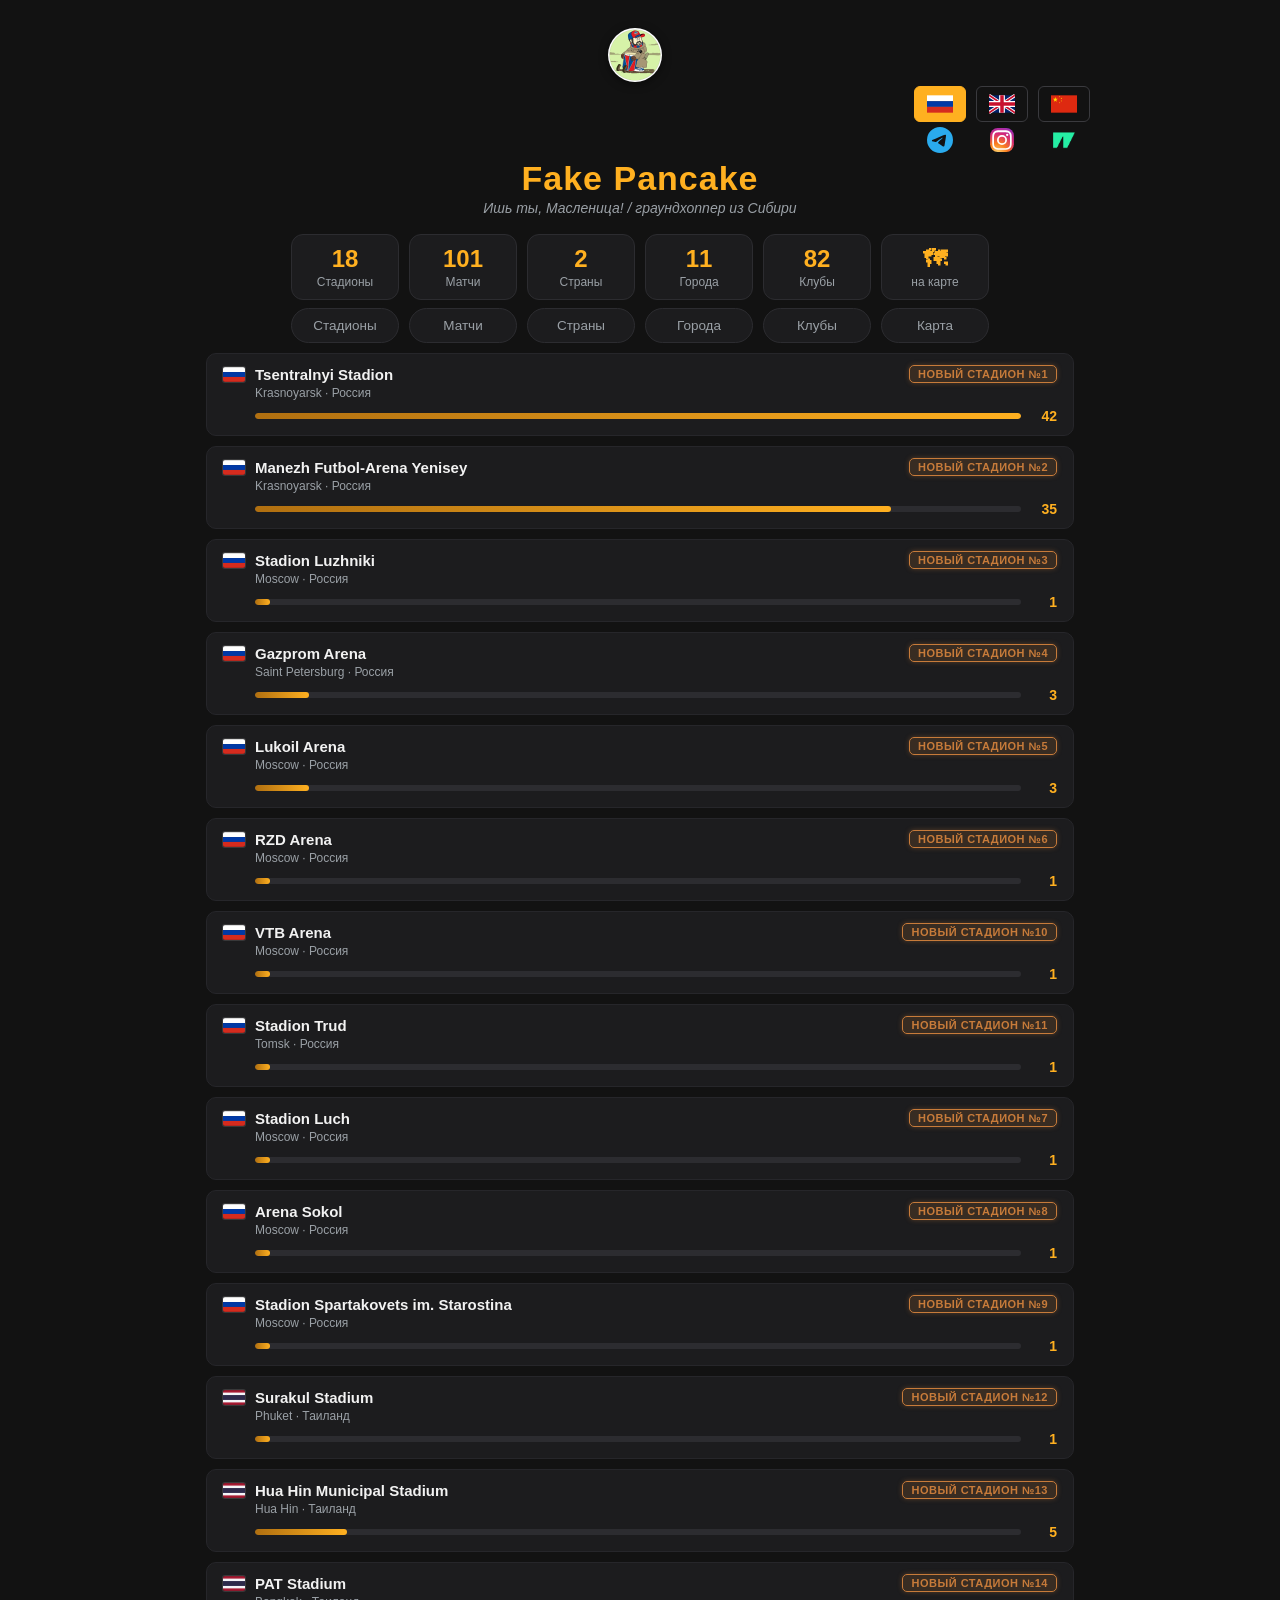
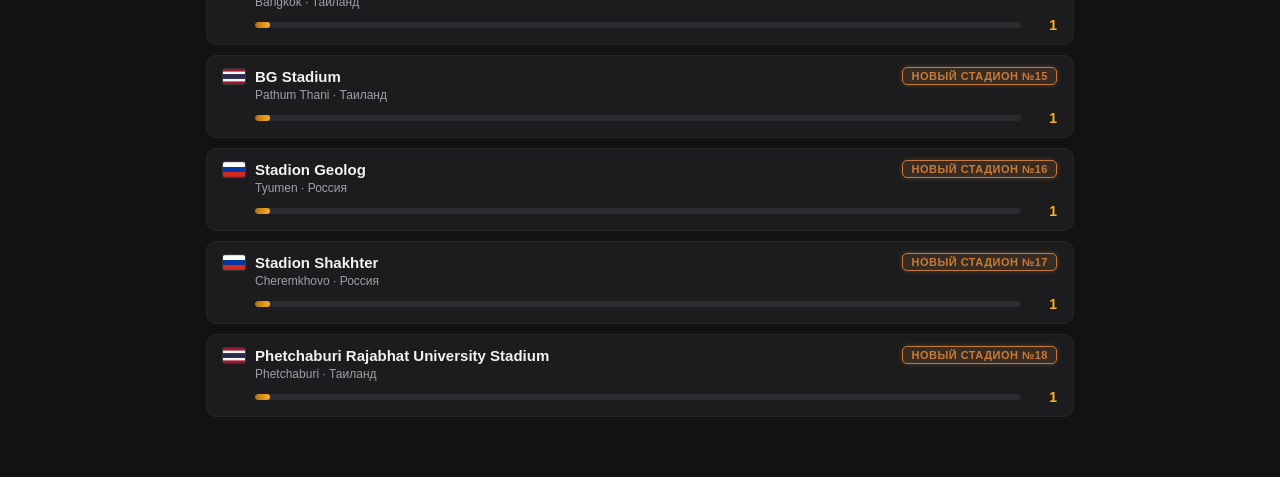
<file: index.html>
<!DOCTYPE html>
<html lang="ru">
<head>
<meta charset="utf-8">
<meta name="viewport" content="width=device-width,initial-scale=1">
<title>Fake Pancake</title>
<link rel="stylesheet" href="style.css">
<!-- Yandex.Metrika counter -->
<script type="text/javascript">
   (function(m,e,t,r,i,k,a){m[i]=m[i]||function(){(m[i].a=m[i].a||[]).push(arguments)};
   m[i].l=1*new Date();
   for (var j = 0; j < document.scripts.length; j++) {if (document.scripts[j].src === r) {return;}}
   k=e.createElement(t),a=e.getElementsByTagName(t)[0],k.async=1,k.src=r,a.parentNode.insertBefore(k,a)})
   (window, document, "script", "https://mc.yandex.ru/metrika/tag.js", "ym");

   ym(114347340, "init", {
        clickmap:true,
        trackLinks:true,
        accurateTrackBounce:true,
        webvisor:true
   });
</script>
<noscript><div><img src="https://mc.yandex.ru/watch/114347340" style="position:absolute; left:-9999px;" alt=""></div></noscript>
<!-- /Yandex.Metrika counter -->
</head>
<body>

<!-- HEADER SECTION -->
<header>
  <div class="lang">
    <div class="lcol">
      <button data-l="ru"><svg width="21" height="14" viewBox="0 0 9 6"><rect width="9" height="2" fill="#fff"/><rect y="2" width="9" height="2" fill="#0039a6"/><rect y="4" width="9" height="2" fill="#d52b1e"/></svg></button>
      <a id="soc-telegram" href="https://t.me/PancakeOnTour" target="_blank" rel="noopener"><svg viewBox="0 0 24 24" aria-label="Telegram"><path fill="#2AABEE" d="M11.944 0A12 12 0 0 0 0 12a12 12 0 0 0 12 12 12 12 0 0 0 12-12A12 12 0 0 0 12 0a12 12 0 0 0-.056 0zm4.962 7.224c.1-.002.321.023.465.14a.506.506 0 0 1 .171.325c.016.093.036.306.02.472-.18 1.898-.962 6.502-1.36 8.627-.168.9-.499 1.201-.82 1.23-.696.065-1.225-.46-1.9-.902-1.056-.693-1.653-1.124-2.678-1.8-1.185-.78-.417-1.21.258-1.91.177-.184 3.247-2.977 3.307-3.226.007-.032.014-.15-.056-.212s-.174-.041-.249-.024c-.106.024-1.793 1.14-5.061 3.345-.48.33-.913.49-1.302.48-.428-.008-1.252-.241-1.865-.44-.752-.245-1.349-.374-1.297-.789.027-.216.325-.437.893-.663 3.498-1.524 5.83-2.529 6.998-3.014 3.332-1.386 4.025-1.627 4.476-1.635z"/></svg></a>
    </div>
    <div class="lcol">
      <button data-l="en"><svg width="21" height="14" viewBox="0 0 9 6"><rect width="9" height="6" fill="#012169"/><path d="M0,0 9,6 M9,0 0,6" stroke="#fff" stroke-width="1.2"/><path d="M0,0 9,6 M9,0 0,6" stroke="#C8102E" stroke-width="0.6"/><path d="M4.5,0 V6 M0,3 H9" stroke="#fff" stroke-width="2"/><path d="M4.5,0 V6 M0,3 H9" stroke="#C8102E" stroke-width="1.2"/></svg></button>
      <a id="soc-instagram" href="https://www.instagram.com/nobrandonboard/" target="_blank" rel="noopener"><svg viewBox="0 0 24 24" aria-label="Instagram"><defs><radialGradient id="ig" cx="0.3" cy="1.07" r="1.4"><stop offset="0" stop-color="#FEDA75"/><stop offset="0.3" stop-color="#FA7E1E"/><stop offset="0.6" stop-color="#D62976"/><stop offset="0.85" stop-color="#962FBF"/><stop offset="1" stop-color="#4F5BD5"/></radialGradient></defs><rect x="1" y="1" width="22" height="22" rx="7" fill="url(#ig)"/><path fill="#fff" d="M12 4.8c2.34 0 2.62.01 3.54.05.9.04 1.39.19 1.72.32.43.17.74.37 1.06.69.32.32.52.63.69 1.06.13.33.28.82.32 1.72.04.92.05 1.2.05 3.54s-.01 2.62-.05 3.54c-.04.9-.19 1.39-.32 1.72-.17.43-.37.74-.69 1.06-.32.32-.63.52-1.06.69-.33.13-.82.28-1.72.32-.92.04-1.2.05-3.54.05s-2.62-.01-3.54-.05c-.9-.04-1.39-.19-1.72-.32a2.85 2.85 0 0 1-1.06-.69 2.85 2.85 0 0 1-.69-1.06c-.13-.33-.28-.82-.32-1.72-.04-.92-.05-1.2-.05-3.54s.01-2.62.05-3.54c.04-.9.19-1.39.32-1.72.17-.43.37-.74.69-1.06.32-.32.63-.52 1.06-.69.33-.13.82-.28 1.72-.32.92-.04 1.2-.05 3.54-.05M12 3c-2.44 0-2.75.01-3.71.05-.96.04-1.61.2-2.18.42-.59.23-1.09.54-1.59 1.04-.5.5-.81 1-1.04 1.59-.22.57-.38 1.22-.42 2.18C3.01 9.25 3 9.56 3 12s.01 2.75.05 3.71c.04.96.2 1.61.42 2.18.23.59.54 1.09 1.04 1.59.5.5 1 .81 1.59 1.04.57.22 1.22.38 2.18.42.96.04 1.27.05 3.71.05s2.75-.01 3.71-.05c.96-.04 1.61-.2 2.18-.42.59-.23 1.09-.54 1.59-1.04.5-.5.81-1 1.04-1.59.22-.57.38-1.22.42-2.18.04-.96.05-1.27.05-3.71s-.01-2.75-.05-3.71c-.04-.96-.2-1.61-.42-2.18a4.4 4.4 0 0 0-1.04-1.59c-.5-.5-1-.81-1.59-1.04-.57-.22-1.22-.38-2.18-.42C14.75 3.01 14.44 3 12 3zm0 4.4a4.6 4.6 0 1 0 0 9.2 4.6 4.6 0 0 0 0-9.2zM12 15a3 3 0 1 1 0-6 3 3 0 0 1 0 6zm5.88-7.8a1.08 1.08 0 1 1-2.16 0 1.08 1.08 0 0 1 2.16 0z"/></svg></a>
    </div>
    <div class="lcol">
      <button data-l="zh"><svg width="21" height="14" viewBox="0 0 30 20"><rect width="30" height="20" fill="#de2910"/><polygon points="5.000,2.000 5.674,4.073 7.853,4.073 6.090,5.354 6.763,7.427 5.000,6.146 3.237,7.427 3.910,5.354 2.147,4.073 4.326,4.073" fill="#ffde00"/><polygon points="10.000,0.618 10.191,1.212 10.814,1.212 10.311,1.582 10.503,2.176 10.000,1.806 9.497,2.176 9.689,1.582 9.186,1.212 9.809,1.212" fill="#ffde00"/><polygon points="12.000,2.618 12.191,3.212 12.814,3.212 12.311,3.582 12.503,4.176 12.000,3.806 11.497,4.176 11.689,3.582 11.186,3.212 11.809,3.212" fill="#ffde00"/><polygon points="12.000,5.618 12.191,6.212 12.814,6.212 12.311,6.582 12.503,7.176 12.000,6.806 11.497,7.176 11.689,6.582 11.186,6.212 11.809,6.212" fill="#ffde00"/><polygon points="10.000,7.618 10.191,8.212 10.814,8.212 10.311,8.582 10.503,9.176 10.000,8.806 9.497,9.176 9.689,8.582 9.186,8.212 9.809,8.212" fill="#ffde00"/></svg></button>
      <a id="soc-sports" href="https://www.sports.ru/tribuna/blogs/fake_pancake/" target="_blank" rel="noopener"><img src="[data-uri]" alt="Sports.ru" class="soc-img"></a>
    </div>
  </div>
  <h1>Fake Pancake</h1>
  <p class="slogan" id="slogan"></p>

  <div class="statgrid" id="statgrid"></div>
</header>
<!-- END HEADER SECTION -->

<main id="content"></main>

<script src="script.js"></script>
</body>
</html>
</file>
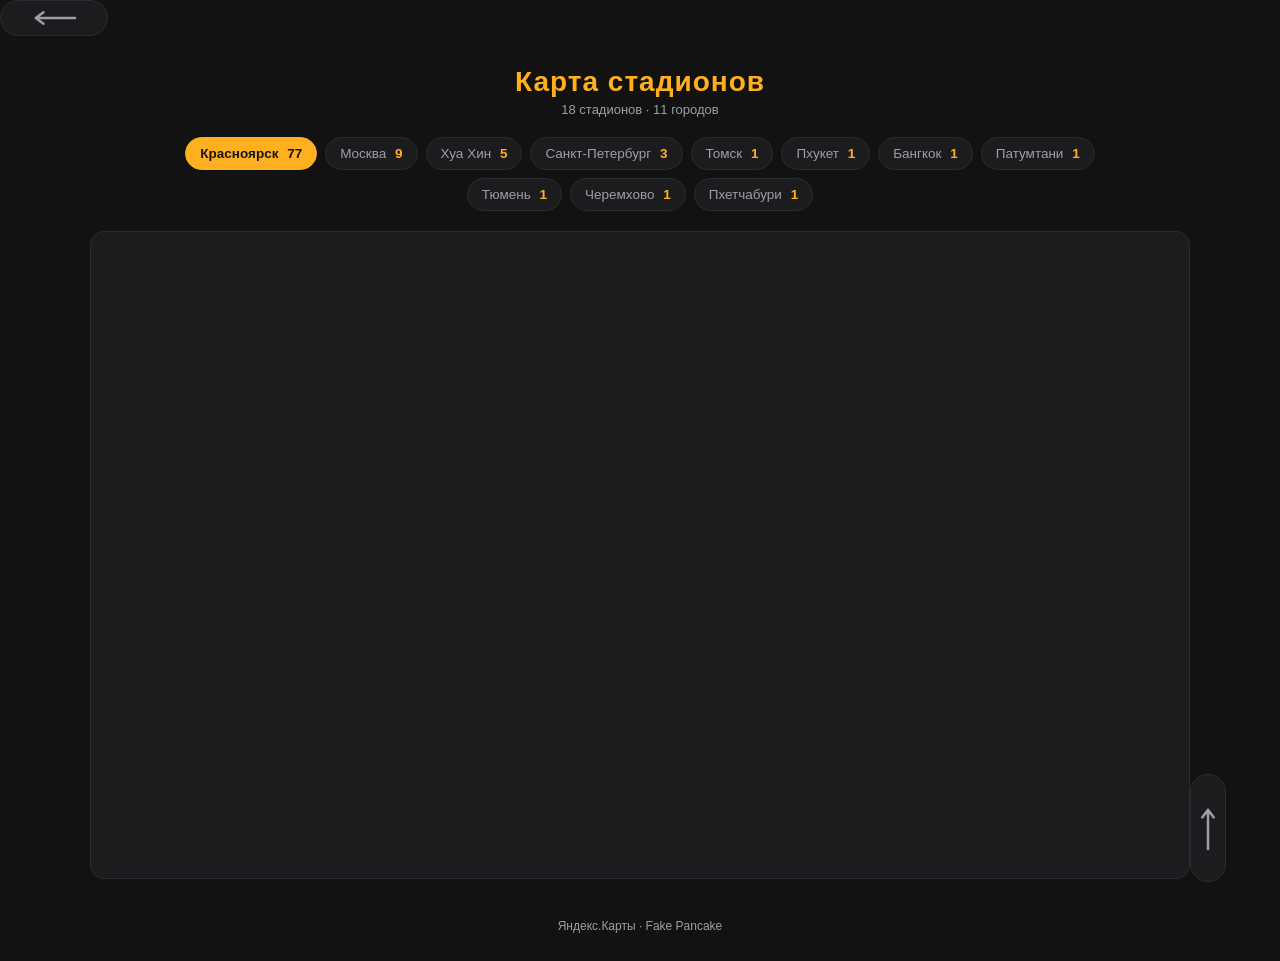
<file: map.html>
<!DOCTYPE html>
<html lang="ru">
<head>
<meta charset="UTF-8">
<meta name="viewport" content="width=device-width, initial-scale=1.0">
<title>Fake Pancake — Карта</title>
<link rel="stylesheet" href="style.css">
<style>
.mhead{text-align:center;padding:24px 16px 6px}
.mhead h1{font-size:28px;margin:6px 0 4px}
.mhead p{color:var(--muted);font-size:13px;margin:0}
.mchips{display:flex;gap:8px;flex-wrap:wrap;justify-content:center;padding:14px 16px;max-width:960px;margin:0 auto}
.mchip{
  background:var(--card);border:1px solid #2c2c30;color:var(--muted);
  padding:8px 14px;border-radius:999px;cursor:pointer;font-size:13.5px;
  white-space:nowrap;transition:background-color .15s,color .15s,border-color .15s;
}
.mchip b{color:var(--amber);margin-left:5px}
.mchip:hover,.mchip.on{background:var(--amber);color:#151515;border-color:var(--amber);font-weight:600}
.mchip:hover b,.mchip.on b{color:#151515}
.mframe{width:calc(100% - 32px);max-width:1100px;height:72vh;min-height:420px;margin:6px auto 40px;
  border:1px solid #2c2c30;border-radius:14px;overflow:hidden;background:var(--card)}
.mframe iframe{width:100%;height:100%;border:0;display:block}
footer{text-align:center;color:var(--muted);font-size:12px;padding:0 16px 28px}
</style>
</head>
<body>
<div class="mhead">
  <h1 id="mtitle">Карта стадионов</h1>
  <p id="msub">18 стадионов · 11 городов</p>
</div>
<div class="mchips" id="mchips"></div>
<div class="mframe"><iframe id="ymap" title="Яндекс.Карта" allowfullscreen></iframe></div>
<footer>Яндекс.Карты · Fake Pancake</footer>
<script>
(function(){
  var L=(new URLSearchParams(location.search).get("lang")||"ru");
  var T={
    ru:{title:"Карта стадионов",sub:"18 стадионов · 11 городов"},
    en:{title:"Stadium map",sub:"18 stadiums · 11 cities"},
    zh:{title:"球场地图",sub:"18 座球场 · 11 座城市"}
  };
  var t=T[L]||T.ru;
  document.documentElement.lang=L;
  document.getElementById("mtitle").textContent=t.title;
  document.getElementById("msub").textContent=t.sub;

  /* города — синхронно с MATCHES на главной: [имя для карты, метки на языках, число матчей] */
  var CITIES=[
    {q:"Красноярск",     n:{ru:"Красноярск",en:"Krasnoyarsk",zh:"克拉斯诺亚尔斯克"},   c:77},
    {q:"Москва",         n:{ru:"Москва",en:"Moscow",zh:"莫斯科"},                     c:9},
    {q:"Hua Hin",        n:{ru:"Хуа Хин",en:"Hua Hin",zh:"华欣"},                     c:5},
    {q:"Санкт-Петербург",n:{ru:"Санкт-Петербург",en:"Saint Petersburg",zh:"圣彼得堡"}, c:3},
    {q:"Томск",          n:{ru:"Томск",en:"Tomsk",zh:"托木斯克"},                     c:1},
    {q:"Phuket",         n:{ru:"Пхукет",en:"Phuket",zh:"普吉"},                       c:1},
    {q:"Бангкок",        n:{ru:"Бангкок",en:"Bangkok",zh:"曼谷"},                     c:1},
    {q:"Патумтани",      n:{ru:"Патумтани",en:"Pathum Thani",zh:"巴吞他尼"},          c:1},
    {q:"Тюмень",         n:{ru:"Тюмень",en:"Tyumen",zh:"秋明"},                       c:1},
    {q:"Черемхово",      n:{ru:"Черемхово",en:"Cheremkhovo",zh:"切列姆霍沃"},         c:1},
    {q:"Пхетчабури",     n:{ru:"Пхетчабури",en:"Phetchaburi",zh:"碧武里"},            c:1}
  ];

  var box=document.getElementById("mchips");
  var frame=document.getElementById("ymap");
  function url(q){return "https://yandex.ru/map-widget/v1/?text="+encodeURIComponent(q)+"&z=12";}

  function show(i){
    frame.src=url(CITIES[i].q);
    [].forEach.call(box.children,function(el,j){el.classList.toggle("on",j===i);});
  }

  CITIES.forEach(function(c,i){
    var b=document.createElement("button");
    b.className="mchip";
    b.innerHTML=(c.n[L]||c.n.en)+" <b>"+c.c+"</b>";
    b.addEventListener("click",function(){show(i);});
    box.appendChild(b);
  });

  show(0);
})();
</script>
<script src="script.js"></script>
</body>
</html>
</file>
<file: style.css>
:root{
  --bg:#121212;
  --card:#1c1c1e;
  --card2:#232326;
  --text:#f2f2f2;
  --muted:#9aa0a6;
  --amber:#ffb020;
  --amber-soft:rgba(255,176,32,.16);
  --bar:#2c2c30;
}
*{box-sizing:border-box}
body{
  margin:0;
  background:var(--bg);
  color:var(--text);
  font-family:'Segoe UI',Roboto,Helvetica,Arial,sans-serif;
}
header{padding:28px 16px 10px;text-align:center}
.lang{display:flex;gap:10px;justify-content:flex-end;max-width:900px;margin:0 auto 6px}
.lcol{display:flex;flex-direction:column;align-items:center;gap:5px}
.lang button{
  background:transparent;border:1px solid #3a3a3e;color:var(--muted);
  padding:4px 12px;border-radius:6px;cursor:pointer;font-size:12px;letter-spacing:1px;
}
.lang button.on,.lang button:hover{background:var(--amber);color:#151515;border-color:var(--amber)}
.pancake{font-size:40px}
h1{margin:6px 0 2px;font-size:34px;color:var(--amber);letter-spacing:1px}
.slogan{margin:0;color:var(--muted);font-style:italic;font-size:14px}
.statgrid{
  display:flex;gap:10px;justify-content:center;flex-wrap:wrap;
  max-width:900px;margin:18px auto 0;
}
.statgrid .col{display:flex;flex-direction:column;gap:8px;width:108px}
.statgrid .st-link{display:block;text-decoration:none;color:inherit}
.statgrid .st{
  background:var(--card);border:1px solid #2c2c30;border-radius:12px;
  padding:10px 4px;width:100%;
}
.st .v{font-size:24px;font-weight:700;color:var(--amber)}
.st .l{font-size:12px;color:var(--muted);margin-top:2px}
.statgrid .col button{
  background:var(--card);border:1px solid #2c2c30;color:var(--muted);
  padding:9px 2px;border-radius:999px;cursor:pointer;font-size:13.5px;width:100%;
  white-space:nowrap;overflow:hidden;text-overflow:ellipsis;
}
/* чипы: только ховер, постоянной подсветки активной вкладки больше нет */
.statgrid .col button[data-t]:hover{background:var(--amber);color:#151515;border-color:var(--amber);font-weight:600}
.statgrid .col button:not([data-t]){cursor:default}
main{max-width:900px;margin:0 auto 60px;padding:0 16px}

/* ---- карточка матча ---- */
.card{
  background:var(--card);border-left:3px solid var(--amber);
  border-radius:10px;padding:12px 16px;margin:0 0 12px;
}
.c-top{display:flex;justify-content:space-between;gap:10px;color:var(--muted);font-size:12.5px;margin-bottom:8px}
.c-teams{display:flex;align-items:center;gap:10px}
.team{flex:1;display:flex;align-items:center;gap:8px;font-weight:600;min-width:0}
.team:last-child{justify-content:flex-end;text-align:right}
.team span{min-width:0}
.score{
  background:var(--card2);color:var(--amber);font-weight:700;
  padding:5px 13px;border-radius:7px;white-space:nowrap;
}
.c-foot{display:flex;justify-content:space-between;align-items:center;gap:10px;flex-wrap:wrap;margin-top:9px;font-size:12.5px;color:var(--muted)}
.chips{display:flex;gap:6px;flex-wrap:wrap}

.flag{width:22px;height:15px;border-radius:2px;flex:none;display:inline-block;vertical-align:middle;box-shadow:0 0 0 1px rgba(255,255,255,.12)}

.badge{
  background:var(--amber-soft);color:var(--amber);
  border:1px solid var(--amber);border-radius:5px;
  padding:2px 8px;font-size:11px;font-weight:700;
  text-transform:uppercase;letter-spacing:.5px;white-space:nowrap;
}
.chip{
  background:var(--card2);color:var(--muted);
  border-radius:5px;padding:2px 8px;font-size:11.5px;white-space:nowrap;
}

/* ---- строки списков (клубы / стадионы / города) ---- */
.row{
  background:var(--card);border:1px solid #26262a;border-radius:10px;
  padding:11px 16px;margin-bottom:10px;
}
.row-head{display:flex;align-items:center;gap:10px;flex-wrap:wrap}
.name{font-weight:600;font-size:15px;flex:1 1 auto;min-width:140px;white-space:normal;word-break:break-word}
.row-sub{font-size:12px;color:var(--muted);margin-top:3px;padding-left:32px}
.row-bar{display:flex;align-items:center;gap:10px;margin-top:8px;padding-left:32px}
.bar{flex:1;height:6px;background:var(--bar);border-radius:3px;overflow:hidden}
.fill{height:100%;background:linear-gradient(90deg,#b06f10,var(--amber));border-radius:3px}
.cnt{color:var(--amber);font-weight:700;font-size:14px;min-width:26px;text-align:right}

.year{
  color:var(--amber);font-size:18px;margin:22px 4px 10px;
  border-bottom:1px solid #2c2c30;padding-bottom:5px;
}

@media(max-width:560px){
  .c-teams{flex-wrap:wrap;justify-content:center;text-align:center}
  .row-sub,.row-bar{padding-left:0}
  .team{justify-content:center}
}

/* ---- соцкнопки в шапке ---- */
.lcol a{display:block;width:26px;height:26px}
.lcol svg,.lcol .soc-img{display:block;width:26px;height:26px;transition:transform .15s}
.lcol a:hover svg,.lcol a:hover .soc-img{transform:scale(1.15)}

/* ---- кликабельное название стадиона + баннер фильтра ---- */
.name-link{cursor:pointer;transition:color .15s}
.name-link:hover{color:var(--amber)}
.stbanner{display:flex;align-items:center;gap:10px;background:var(--card2);border:1px solid var(--amber);border-radius:8px;padding:8px 12px;margin:0 0 10px;font-size:13px}
.stbanner .stb-name{font-weight:700;color:var(--amber)}
.stbanner .stb-cnt{color:var(--muted)}
.stbanner .stclear{
  margin-left:auto;background:transparent;border:1px solid #3a3a3e;color:var(--muted);
  border-radius:6px;padding:4px 12px;cursor:pointer;font-size:12px;
  white-space:nowrap;transition:background-color .15s,color .15s,border-color .15s;
}
.stbanner .stclear:hover{background:var(--amber);color:#151515;border-color:var(--amber);font-weight:600}

/* ---- кликабельная метка-кнопка "новый стадион №" ---- */
.badge-link,.badge-m{cursor:pointer;user-select:none;transition:background-color .15s,color .15s,box-shadow .15s,transform .15s}
.badge-link:hover,.badge-m:hover{background:#c77b3a;color:#151515;border-color:#c77b3a;box-shadow:0 0 10px rgba(199,123,58,.55);transform:translateY(-1px)}
.badge-link:active,.badge-m:active{transform:none}

/* ---- подсветка карточки матча / строки стадиона при переходе по метке ---- */
@keyframes flashPulse{0%,55%{background-color:rgba(255,176,32,.28)}100%{background-color:var(--card)}}
.card.flash,.row.flash{animation:flashPulse 2.2s ease}
/* ---- кликабельная карточка "2 стран" ---- */
.st-click{cursor:pointer;transition:border-color .15s,box-shadow .15s}
.st-click:hover{border-color:var(--amber);box-shadow:0 0 10px rgba(255,176,32,.25)}

/* ---- выбранная квадратная карточка: янтарная окантовка по краю ---- */
.st.sel{
  border-color:var(--amber);
  outline:2px solid var(--amber);
  outline-offset:2px;
  box-shadow:0 0 12px rgba(255,176,32,.25);
}

/* ---- оверлей страницы Страны (открывается в этой же вкладке) ---- */
#countries-overlay{position:fixed;inset:0;z-index:1000;background:var(--bg);display:none}
#countries-overlay.open{display:block}
#countries-overlay iframe{width:100%;height:100%;border:0;display:block}
body.no-scroll{overflow:hidden}

/* ---- оверлей карты (открывается в этой же вкладке, как Страны) ---- */
#map-overlay{position:fixed;inset:0;z-index:1000;background:var(--bg);display:none}
#map-overlay.open{display:block}
#map-overlay iframe{width:100%;height:100%;border:0;display:block}

/* ---- универсальная кнопка «Назад» (копия кнопки со страницы Страны) ---- */
.back{
  display:inline-flex;align-items:center;justify-content:center;
  background:var(--card);border:1px solid #2c2c30;color:var(--muted);
  padding:9px 2px;width:108px;border-radius:999px;cursor:pointer;text-decoration:none;
  box-sizing:border-box;
  transition:background-color .15s,color .15s,border-color .15s;
}
.back:hover{background:var(--amber);color:#151515;border-color:var(--amber)}
.back svg{display:block}

/* ---- универсальная кнопка «Вверх»: овал как НАЗАД, повёрнут на 90° ---- */
.toTop{
  position:fixed;right:18px;bottom:54px;z-index:50;
  display:inline-flex;align-items:center;justify-content:center;
  background:var(--card);border:1px solid #2c2c30;color:var(--muted);
  padding:9px 2px;width:108px;border-radius:999px;cursor:pointer;
  box-sizing:border-box;transform:rotate(90deg);
  opacity:0;visibility:hidden;pointer-events:none;
  transition:opacity .25s,visibility .25s,background-color .15s,color .15s,border-color .15s;
}
.toTop.show{opacity:1;visibility:visible;pointer-events:auto}
.toTop:hover{background:var(--amber);color:#151515;border-color:var(--amber)}
.toTop svg{display:block}
</file>
